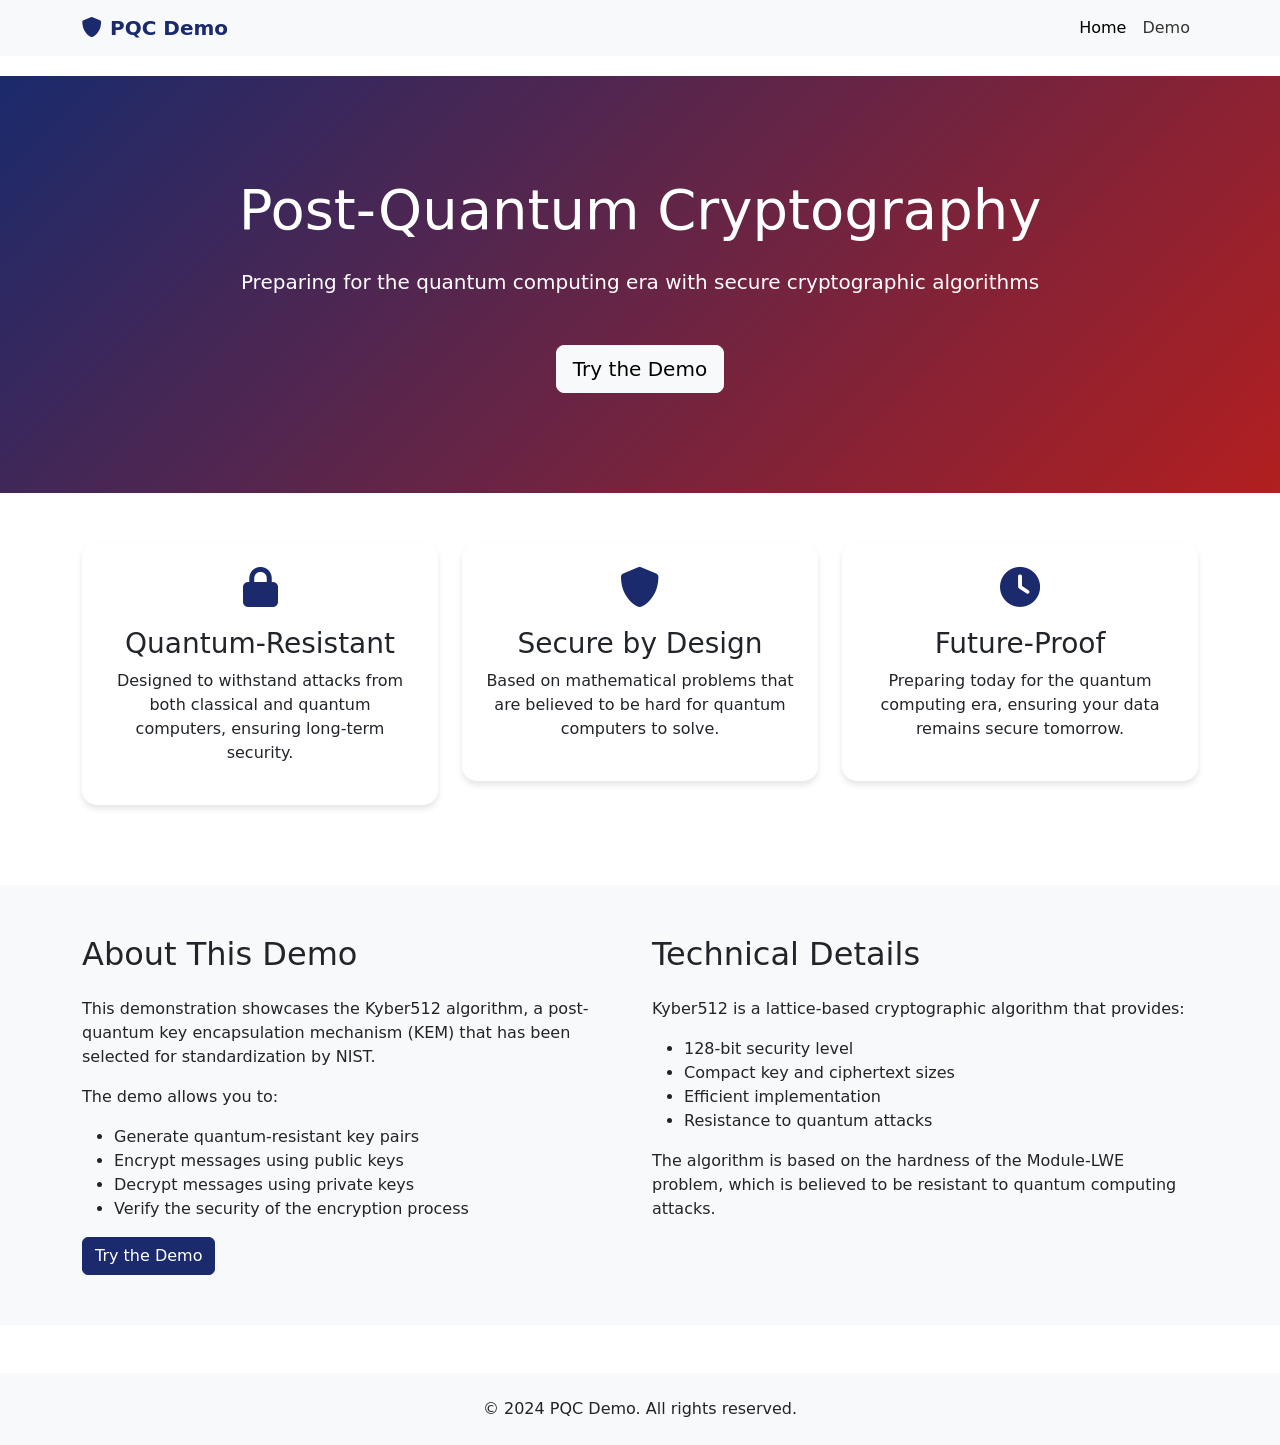
<file: templates/home.html>
<!DOCTYPE html>
<html lang="en">
<head>
    <!-- Meta and Title -->
    <meta charset="UTF-8">
    <meta name="viewport" content="width=device-width, initial-scale=1.0">
    <title>PQC Demo - Post-Quantum Cryptography</title>

    <!-- Bootstrap CSS -->
    <link href="https://cdn.jsdelivr.net/npm/bootstrap@5.1.3/dist/css/bootstrap.min.css" rel="stylesheet">

    <!-- Font Awesome Icons -->
    <link href="https://cdnjs.cloudflare.com/ajax/libs/font-awesome/6.0.0/css/all.min.css" rel="stylesheet">

    <!-- Custom Styles -->
    <style>
        body {
            padding-top: 76px; /* Space for fixed navbar */
        }
        .nav-link {
            color: #333;
            font-weight: 500;
        }
        .nav-link:hover {
            color: #1a2a6c;
        }
        .navbar-brand {
            font-weight: bold;
            color: #1a2a6c !important;
        }
        .hero {
            background: linear-gradient(135deg, #1a2a6c 0%, #b21f1f 100%);
            color: white;
            padding: 100px 0;
            margin-bottom: 50px;
        }
        .feature-card {
            border: none;
            border-radius: 15px;
            box-shadow: 0 4px 6px rgba(0, 0, 0, 0.1);
            transition: transform 0.3s ease;
            margin-bottom: 30px;
        }
        .feature-card:hover {
            transform: translateY(-5px);
        }
        .feature-icon {
            font-size: 2.5rem;
            color: #1a2a6c;
            margin-bottom: 20px;
        }
        .about-section {
            background-color: #f8f9fa;
            padding: 50px 0;
            margin-top: 50px;
        }
        .btn-primary {
            background-color: #1a2a6c;
            border-color: #1a2a6c;
        }
        .btn-primary:hover {
            background-color: #0d1a4a;
            border-color: #0d1a4a;
        }
    </style>
</head>
<body>
    <!-- Navbar -->
    <nav class="navbar navbar-expand-lg navbar-light bg-light fixed-top">
        <div class="container">
            <!-- Logo and Brand -->
            <a class="navbar-brand" href="/">
                <i class="fas fa-shield-alt me-2"></i>PQC Demo
            </a>
            <!-- Toggle button for mobile -->
            <button class="navbar-toggler" type="button" data-bs-toggle="collapse" data-bs-target="#navbarNav">
                <span class="navbar-toggler-icon"></span>
            </button>
            <!-- Navigation links -->
            <div class="collapse navbar-collapse" id="navbarNav">
                <ul class="navbar-nav ms-auto">
                    <li class="nav-item">
                        <a class="nav-link active" href="/">Home</a>
                    </li>
                    <li class="nav-item">
                        <a class="nav-link" href="/demo">Demo</a>
                    </li>
                </ul>
            </div>
        </div>
    </nav>

    <!-- Hero Section: Introductory banner -->
    <section class="hero">
        <div class="container text-center">
            <h1 class="display-4 mb-4">Post-Quantum Cryptography</h1>
            <p class="lead mb-5">Preparing for the quantum computing era with secure cryptographic algorithms</p>
            <a href="/demo" class="btn btn-light btn-lg">Try the Demo</a>
        </div>
    </section>

    <!-- Features Section: Highlights PQC benefits -->
    <section class="container mb-5">
        <div class="row">
            <!-- Feature 1 -->
            <div class="col-md-4">
                <div class="card feature-card text-center p-4">
                    <i class="fas fa-lock feature-icon"></i>
                    <h3>Quantum-Resistant</h3>
                    <p>Designed to withstand attacks from both classical and quantum computers, ensuring long-term security.</p>
                </div>
            </div>
            <!-- Feature 2 -->
            <div class="col-md-4">
                <div class="card feature-card text-center p-4">
                    <i class="fas fa-shield-alt feature-icon"></i>
                    <h3>Secure by Design</h3>
                    <p>Based on mathematical problems that are believed to be hard for quantum computers to solve.</p>
                </div>
            </div>
            <!-- Feature 3 -->
            <div class="col-md-4">
                <div class="card feature-card text-center p-4">
                    <i class="fas fa-clock feature-icon"></i>
                    <h3>Future-Proof</h3>
                    <p>Preparing today for the quantum computing era, ensuring your data remains secure tomorrow.</p>
                </div>
            </div>
        </div>
    </section>

    <!-- About Section: Information about the demo and Kyber512 -->
    <section class="about-section">
        <div class="container">
            <div class="row">
                <!-- Left Column: About the Demo -->
                <div class="col-lg-6">
                    <h2 class="mb-4">About This Demo</h2>
                    <p>This demonstration showcases the Kyber512 algorithm, a post-quantum key encapsulation mechanism (KEM) that has been selected for standardization by NIST.</p>
                    <p>The demo allows you to:</p>
                    <ul>
                        <li>Generate quantum-resistant key pairs</li>
                        <li>Encrypt messages using public keys</li>
                        <li>Decrypt messages using private keys</li>
                        <li>Verify the security of the encryption process</li>
                    </ul>
                    <a href="/demo" class="btn btn-primary">Try the Demo</a>
                </div>

                <!-- Right Column: Technical Explanation -->
                <div class="col-lg-6">
                    <h2 class="mb-4">Technical Details</h2>
                    <p>Kyber512 is a lattice-based cryptographic algorithm that provides:</p>
                    <ul>
                        <li>128-bit security level</li>
                        <li>Compact key and ciphertext sizes</li>
                        <li>Efficient implementation</li>
                        <li>Resistance to quantum attacks</li>
                    </ul>
                    <p>The algorithm is based on the hardness of the Module-LWE problem, which is believed to be resistant to quantum computing attacks.</p>
                </div>
            </div>
        </div>
    </section>

    <!-- Footer -->
    <footer class="bg-light py-4 mt-5">
        <div class="container text-center">
            <p class="mb-0">&copy; 2024 PQC Demo. All rights reserved.</p>
        </div>
    </footer>

    <!-- Bootstrap JavaScript bundle (includes Popper) -->
    <script src="https://cdn.jsdelivr.net/npm/bootstrap@5.1.3/dist/js/bootstrap.bundle.min.js"></script>
</body>
</html>
</file>
